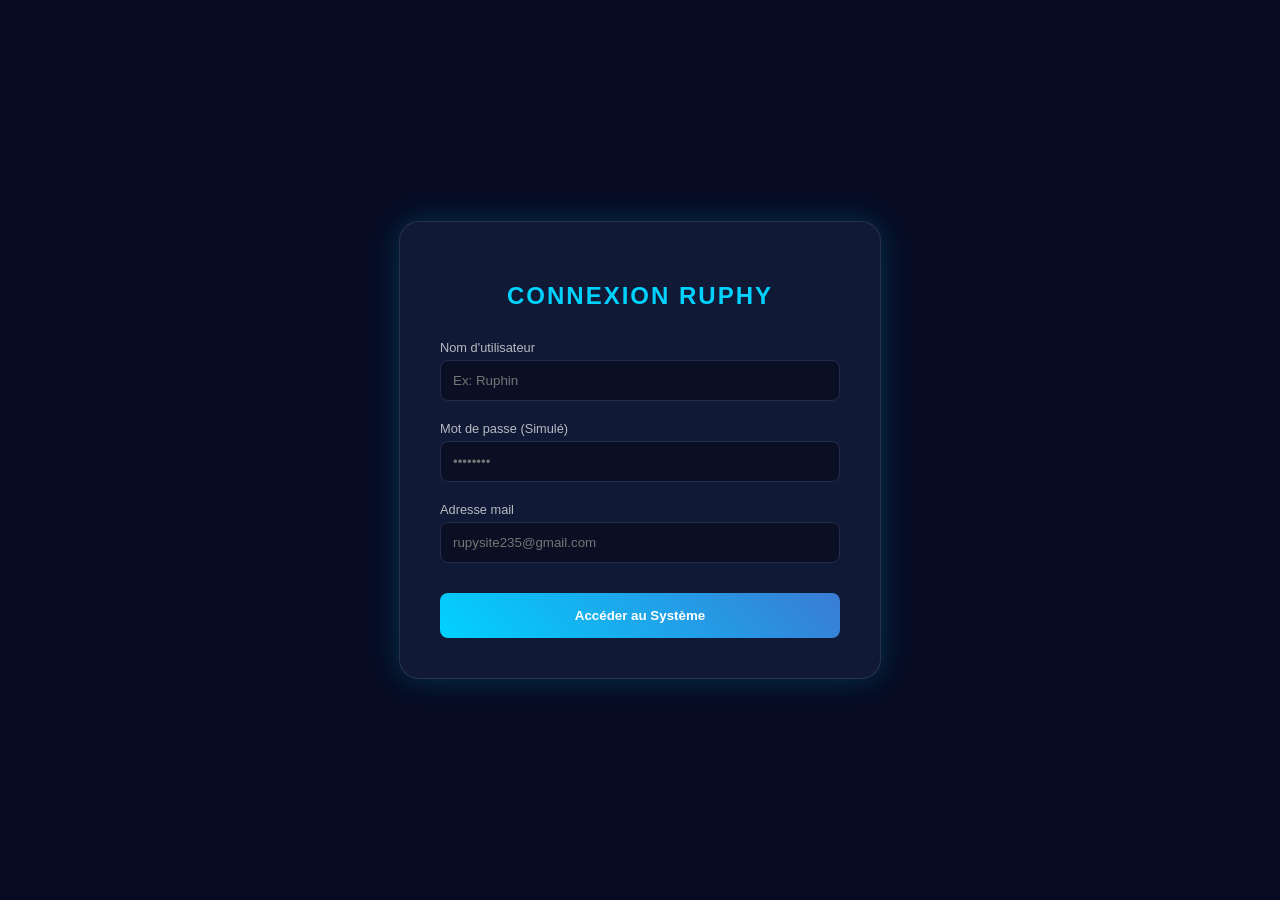
<file: public/connec.html>
<!DOCTYPE html>
<html lang="fr">
<head>
    <meta charset="UTF-8">
    <title>Système d'Accès au site</title>
    <style>
        :root { --primary: #00d2ff; --bg: #060b23; --card: #101935; }
        body { background: var(--bg); color: white; font-family: 'Segoe UI', sans-serif; display: flex; justify-content: center; align-items: center; min-height: 100vh; margin: 0; }
        
        .login-card { background: var(--card); padding: 40px; border-radius: 20px; box-shadow: 0 0 30px rgba(0, 210, 255, 0.2); width: 100%; max-width: 400px; text-align: center; border: 1px solid rgba(255,255,255,0.1); }
        h2 { margin-bottom: 30px; letter-spacing: 2px; text-transform: uppercase; color: var(--primary); }
        
        .input-group { margin-bottom: 20px; text-align: left; }
        label { display: block; font-size: 0.8rem; margin-bottom: 5px; opacity: 0.7; }
        input { width: 100%; padding: 12px; border-radius: 8px; border: 1px solid #232d4b; background: #0a0f24; color: white; outline: none; box-sizing: border-box; }
        input:focus { border-color: var(--primary); box-shadow: 0 0 10px rgba(0, 210, 255, 0.3); }
        
        .btn { width: 100%; padding: 15px; border: none; border-radius: 8px; background: linear-gradient(45deg, #00d2ff, #3a7bd5); color: white; font-weight: bold; cursor: pointer; transition: 0.3s; margin-top: 10px; }
        .btn:hover { transform: scale(1.02); box-shadow: 0 5px 15px rgba(0, 210, 255, 0.4); }
        
        #user-profile { display: none; text-align: center; }
        .avatar { width: 80px; height: 80px; background: var(--primary); border-radius: 50%; margin: 0 auto 20px; display: flex; justify-content: center; align-items: center; font-size: 2rem; font-weight: bold; }
    </style>
</head>
<body>

<!-- Formulaire de Connexion -->
<div class="login-card" id="login-form">
    <h2>Connexion Ruphy</h2>
    <div class="input-group">
        <label>Nom d'utilisateur</label>
        <input type="text" id="username" placeholder="Ex: Ruphin">
    </div>
    <div class="input-group">
        <label>Mot de passe (Simulé)</label>
        <input type="password" id="password" placeholder="••••••••">
    </div>
    <div class="input-group">
        <label>Adresse mail</label>
        <input type="text" id="mail" placeholder="rupysite235@gmail.com">
    </div>
    <button class="btn" onclick="handleLogin()">Accéder au Système</button>
</div>

<!-- Profil une fois connecté -->
<div class="login-card" id="user-profile">
    <div class="avatar" id="avatar-letter">?</div>
    <h2 id="welcome-msg">Bienvenue sur le site Ruphy</h2>
    <p style="opacity: 0.6;">Statut : Authentifié </p>
    <button class="btn" style="background: #ef4444;" onclick="handleLogout()">Se Déconnecter</button>
</div>

<script>
    // 1. Vérifier au démarrage si l'utilisateur est déjà connu (LocalStorage)
    window.onload = function() {
        const savedUser = localStorage.getItem('loggedUser');
        if (savedUser) {
            showProfile(savedUser);
        }
    };

    // 2. Fonction de Connexion
    function handleLogin() {
        const user = document.getElementById('username').value;
        const pass = document.getElementById('password').value;
        const mail=document.getElementById('mail')

        if (user.length > 2) {
            localStorage.setItem('loggedUser', user); // Sauvegarde locale
            showProfile(user);
            speak("Connexion réussie. Bienvenue " + user);
        } else {
            alert("Veuillez entrer un nom valide (min 3 caractères).");
        }
        if('@gmail.com'in mail){
            alert('adresse mail correcte')
        } else {
            speak('veuiller mettre une adresse mail correct')
        }


    }


    // 3. Affichage du profil
    function showProfile(username) {
        document.getElementById('login-form').style.display = 'none';
        document.getElementById('user-profile').style.display = 'block';
        document.getElementById('welcome-msg').innerText = "Salut, " + username;
        document.getElementById('avatar-letter').innerText = username.charAt(0).toUpperCase();
    }

    // 4. Déconnexion
    function handleLogout() {
        localStorage.removeItem('loggedUser'); // Efface la mémoire
        location.reload(); // Recharge la page
    }

    // 5. Petite touche IA (Voix)
    function speak(text) {
        const msg = new SpeechSynthesisUtterance(text);
        msg.lang = 'fr-FR';
        window.speechSynthesis.speak(msg);
    }
    window.onload=function() {
        if (localStorage.getItem("ruphy_session"))
    {
        window.location.href="index.html";
    }
    };
</script>

</body>
</html>
</file>
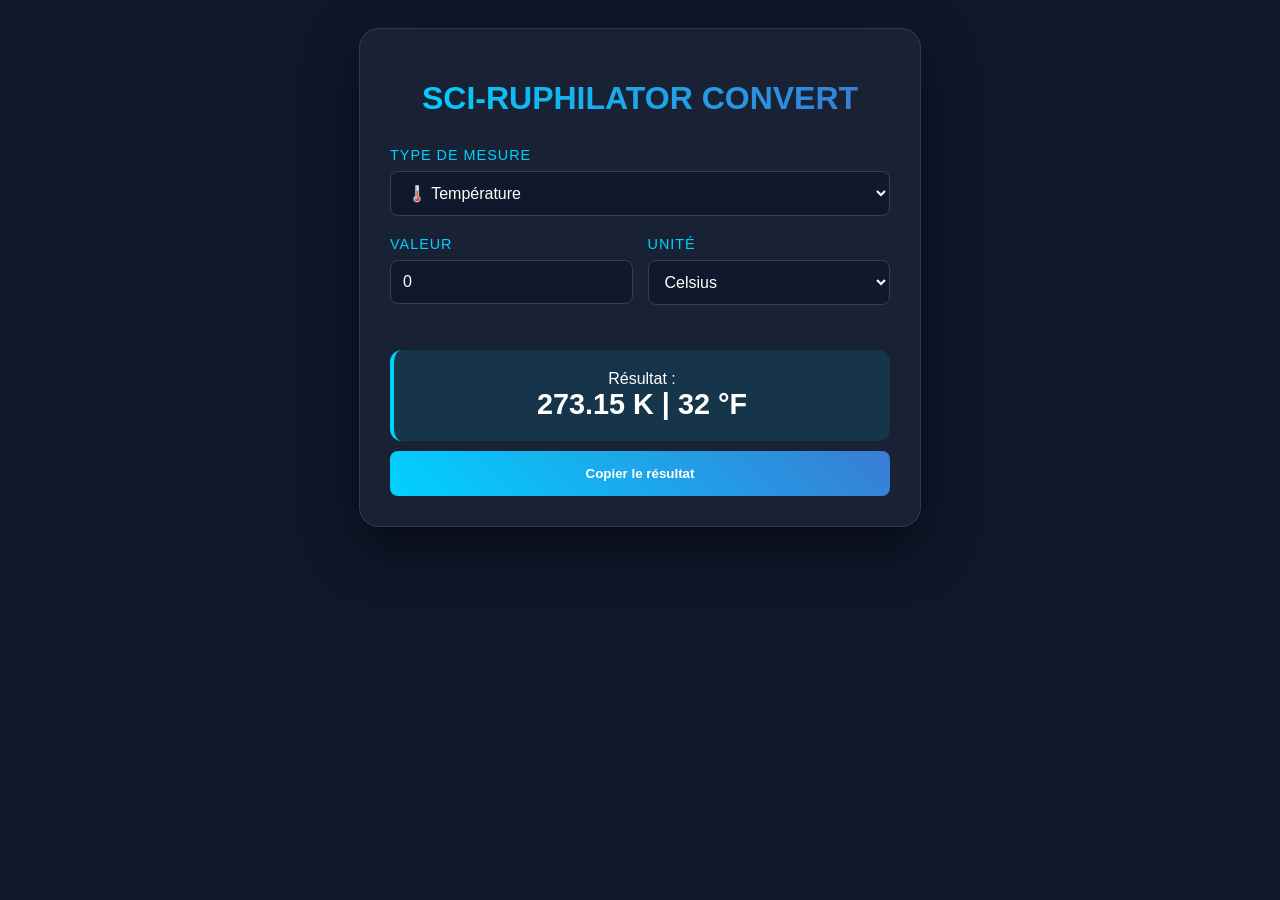
<file: public/CONV.html>
<!doctype html>
<html lang="fr">
  <head>
    <meta charset="UTF-8" />
    <title>RUPHILATOR CONVERT</title>
    <style>
      :root {
        --accent: #00d2ff;
        --bg: #0f172a;
        --glass: rgba(30, 41, 59, 0.7);
      }
      body {
        /* le style de mon body*/
        background: var(--bg); /* importation de ma variable crée si haut*/
        color: white;
        font-family:
          "Segoe UI", sans-serif; /* Choix de la police un peu fituriste */
        display: flex; /* pourque l'élément prenne toute la distance possible autour d'elle en quelques sortes*/
        justify-content: center; /* on pose ma carte au centre de l'écran */
        padding: 20px;
      }
      .card {
        background: var(
          --glass
        ); /* je lui donne la valeur de ma variable --glass créé plus haut*/
        backdrop-filter: blur(10px);
        border: 1px solid rgba(255, 255, 255, 0.1); /* le contour de ma carte jolie*/
        padding: 30px;
        border-radius: 20px; /* je facone ma carte avec un style sur le coté un peu arrondi*/
        width: 100%;
        max-width: 500px;
        box-shadow: 0 20px 50px rgba(0, 0, 0, 0.5);
      }
      h1 {
        text-align: center; /* je centre mon h1 aucentre du convertisseur*/
        background: linear-gradient(to right, #00d2ff, #3a7bd5);
        -webkit-background-clip: text;
        -webkit-text-fill-color: transparent; /* un style transparent*/
        margin-bottom: 30px;
      }
      .group {
        margin-bottom: 20px;
      }
      label {
        display: block;
        margin-bottom: 8px;
        font-size: 0.9rem;
        color: var(--accent);
        text-transform: uppercase;
        letter-spacing: 1px;
      }
      select,
      input {
        width: 100%;
        padding: 12px;
        background: rgba(15, 23, 42, 0.8);
        border: 1px solid #334155;
        border-radius: 8px;
        color: white;
        font-size: 1rem;
        outline: none;
        box-sizing: border-box;
      }
      input:focus {
        border-color: var(--accent);
        box-shadow: 0 0 10px rgba(0, 210, 255, 0.3);
      }
      .grid {
        display: grid;
        grid-template-columns: 1fr 1fr;
        gap: 15px;
      }
      .result-box {
        margin-top: 25px;
        padding: 20px;
        background: rgba(0, 210, 255, 0.1);
        border-radius: 12px;
        border-left: 4px solid var(--accent);
        text-align: center;
      }
      #res-val {
        font-size: 1.8rem;
        font-weight: bold;
        display: block;
      }
      .btn {
        width: 100%;
        padding: 15px;
        margin-top: 10px;
        border: none;
        border-radius: 8px;
        background: linear-gradient(45deg, #00d2ff, #3a7bd5);
        color: white;
        font-weight: bold;
        cursor: pointer;
        transition: 0.3s;
      }
      .btn:hover {
        transform: translateY(-2px);
        box-shadow: 0 5px 15px rgba(0, 210, 255, 0.4);
      }
    </style>
  </head>
  <body>
    <header></header>

    <div class="card">
      <h1>SCI-RUPHILATOR CONVERT</h1>

      <div class="group">
        <label>Type de mesure</label>
        <select id="type" onchange="updateUnits()">
          <option value="temp">🌡️ Température</option>
          <option value="mass">⚖️ Masse Molaire (C vs H)</option>
          <option value="pres">🌬️ Pression</option>
          <option value="dist">📏 Distance</option>
          <option value="time">🕘temps</option>
        </select>
      </div>

      <div class="grid">
        <div class="group">
          <label>Valeur</label>
          <input type="number" id="inputVal" value="0" oninput="convert()" />
        </div>
        <div class="group">
          <label>Unité</label>
          <select id="unit" onchange="convert()"></select>
        </div>
      </div>

      <div class="result-box">
        <span id="res-label">Résultat :</span>
        <span id="res-val">---</span>
      </div>

      <button class="btn" onclick="copyResult()">Copier le résultat</button>
    </div>

    <script>
      const units = {
        temp: ["Celsius", "Kelvin", "Fahrenheit"],
        mass: ["Carbone (mol)", "Hydrogène (mol)"],
        pres: ["Bar", "Pascal", "PSI"],
        dist: ["centimetres", "décimetres", "Metres", "Kilometers"],
        time: ["Secondes", "Minutes", "Heures"],
      };

      function updateUnits() {
        const type = document.getElementById("type").value;
        const unitSelect = document.getElementById("unit");
        unitSelect.innerHTML = units[type]
          .map((u) => `<option value="${u}">${u}</option>`)
          .join("");
        convert();
      }

      function convert() {
        const type = document.getElementById("type").value;
        const val = parseFloat(document.getElementById("inputVal").value);
        const unit = document.getElementById("unit").value;
        let res = "";

        if (isNaN(val)) return;

        if (type === "temp") {
          if (unit === "Celsius")
            res = `${val + 273.15} K | ${(val * 9) / 5 + 32} °F`;
          if (unit === "Kelvin")
            res = `${val - 273.15} °C | ${((val - 273.15) * 9) / 5 + 32} °F`;
          if (unit === "Fahrenheit")
            res = `${(((val - 32) * 5) / 9).toFixed(2)} °C | ${(((val - 32) * 5) / 9 + 273.15).toFixed(2)} K`;
        } else if (type === "mass") {
          // Conversion simplifiée pour l'exercice : mol vers grammes
          if (unit.includes("Carbone"))
            res = `${(val * 12.01).toFixed(3)} g de C`;
          else res = `${(val * 1.008).toFixed(3)} g de H`;
        } else if (type === "pres") {
          if (unit === "Bar")
            res = `${val * 100000} Pa | ${(val * 14.503).toFixed(2)} PSI`;
          if (unit === "Pascal")
            res = `${val / 100000} Bar | ${(val / 6894.7).toFixed(4)} PSI`;
          if (unit === "PSI")
            res = `${(val / 14.503).toFixed(3)} Bar | ${(val * 6894.7).toFixed(0)} Pa`;
        } else if (type === "dist") {
          if (unit === "centimetres")
            res = `${val / 100} m | ${val / 100000} km`;
          if (unit === "décimetres")
            res = `${val / 10} m | ${val / 1000000} km`;
          if (unit === "Metres") res = `${val} m | ${val / 1000} km`;
          if (unit === "Kilometers") res = `${val * 1000} m | ${val} km`;
        } else if (type === "time") {
          if (unit === "Secondes")
            res = `${val} s | ${val / 60} m | ${val / 3600} h`;
          if (unit === "Minutes")
            res = `${val * 60} s | ${val} m | ${val / 60} h`;
          if (unit === "Heures")
            res = `${val * 3600} s | ${val * 60} m | ${val} h`;
        }

        document.getElementById("res-val").innerText = res;
      }

      function copyResult() {
        const text = document.getElementById("res-val").innerText;
        navigator.clipboard.writeText(text);
        alert("Résultat copié !");
      }

      // Initialisation
      updateUnits();
    </script>
  </body>
</html>
</file>
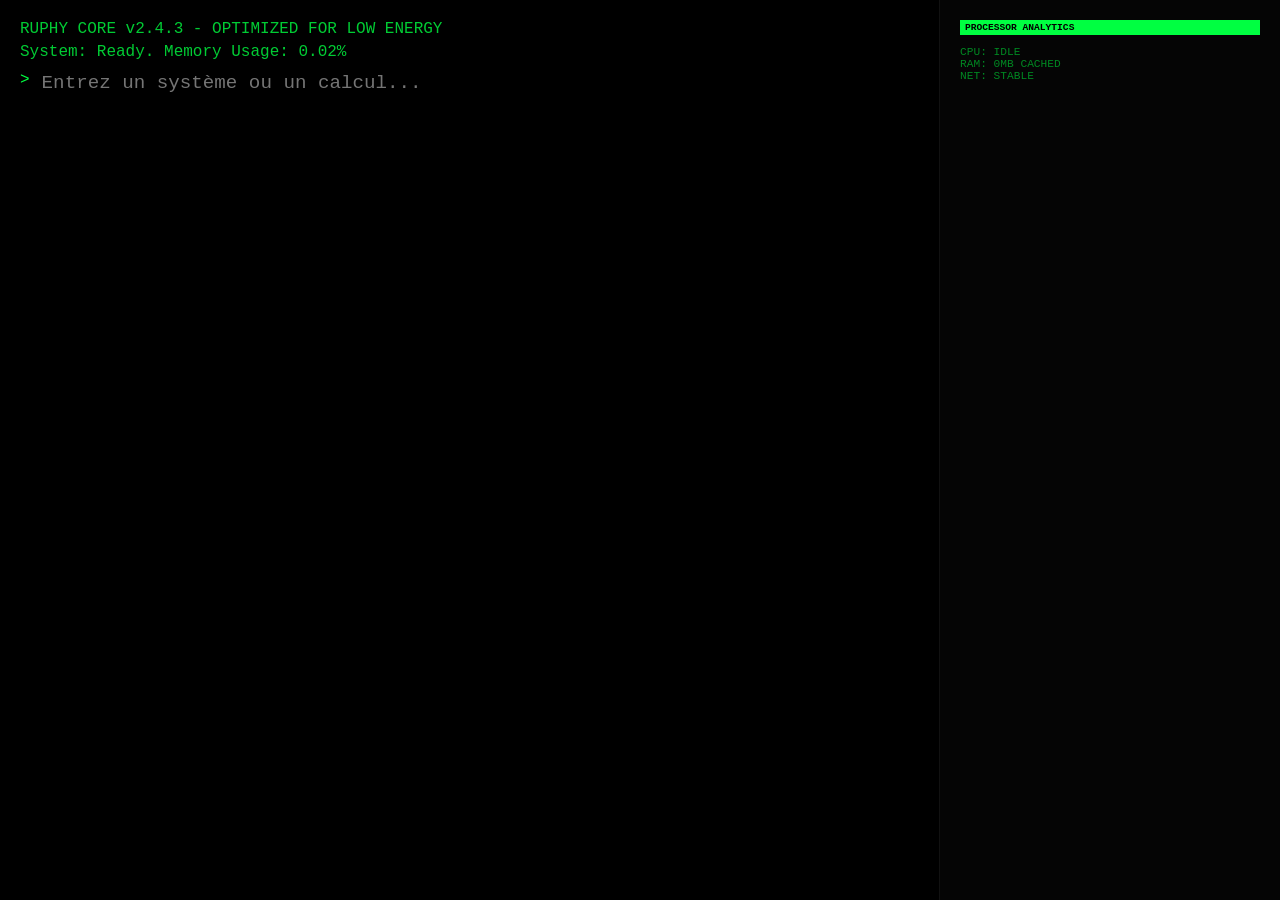
<file: public/engine.html>
<!DOCTYPE html>
<html lang="fr">
<head>
    <meta charset="UTF-8">
    <title>RUPHY CORE - AI ENGINE</title>
    <style>
        /* CSS Critique : 0ms de temps de rendu */
        :root { --n: #00ff41; --b: #000; }
        body { background: var(--b); color: var(--n); font-family: 'Courier New', monospace; margin: 0; overflow: hidden; display: flex; height: 100vh; }
        #terminal { flex: 1; padding: 20px; overflow-y: auto; scroll-behavior: smooth; border-right: 1px solid #111; }
        #monitor { width: 300px; padding: 20px; background: #050505; font-size: 0.7rem; color: #008822; }
        .input-line { display: flex; gap: 10px; margin-top: 10px; }
        input { background: transparent; border: none; color: var(--n); outline: none; flex: 1; font-family: inherit; font-size: 1.2rem; }
        .log { margin-bottom: 5px; opacity: 0.8; }
        .res { color: #fff; font-weight: bold; margin-bottom: 15px; border-left: 2px solid var(--n); padding-left: 10px; }
        .pro-label { background: var(--n); color: #000; padding: 2px 5px; font-weight: bold; font-size: 0.6rem; }
    </style>
</head>
<body>

<div id="terminal">
    <div id="history">
        <div class="log">RUPHY CORE v2.4.3 - OPTIMIZED FOR LOW ENERGY</div>
        <div class="log">System: Ready. Memory Usage: 0.02%</div>
    </div>
    <div class="input-line">
        <span>&gt;</span>
        <input type="text" id="cmd" autofocus placeholder="Entrez un système ou un calcul..." onkeypress="handle(event)">
    </div>
</div>

<div id="monitor">
    <div class="pro-label">PROCESSOR ANALYTICS</div>
    <p id="stats">CPU: IDLE<br>RAM: 0MB CACHED<br>NET: STABLE</p>
</div>

<script>
    const hist = document.getElementById('history');
    const stats = document.getElementById('stats');

    async function handle(e) {
        if (e.key === 'Enter') {
            const val = e.target.value;
            e.target.value = '';
            
            // Affichage immédiat (Zéro latence)
            hist.innerHTML += `<div class="log">> ${val}</div>`;
            
            // Simulation de calcul haute performance (à lier à ton tunnel)
            stats.innerHTML = "CPU: BUSY<br>RAM: 4KB<br>NET: SENDING";
            
            try {
                // Ici, Ruphy calcule sans stocker de gros objets
                const res = eval(val.replace('^', '**')); 
                hist.innerHTML += `<div class="res">RUPHY_RESULT: ${res}</div>`;
            } catch {
                hist.innerHTML += `<div class="res" style="color:red">ERROR: INVALID_SYNTAX</div>`;
            }
            
            hist.parentElement.scrollTop = hist.parentElement.scrollHeight;
            stats.innerHTML = "CPU: IDLE<br>RAM: 0MB CACHED<br>NET: WAITING";
        }
    }
    // Filtre de sécurité : seuls les chiffres et les opérateurs mathématiques passent
const secureVal = val.replace(/[^0-9+\-*/().^e\s]/g, ''); 
if (secureVal !== val) {
    hist.innerHTML += `<div class="res" style="color:orange">RUPHY_SECURITY: Commande bloquée (caractères non autorisés)</div>`;
} else {
    const res = eval(secureVal.replace('^', '**'));
    hist.innerHTML += `<div class="res">RUPHY_RESULT: ${res}</div>`;
}

</script>
</body>
</html>
</file>
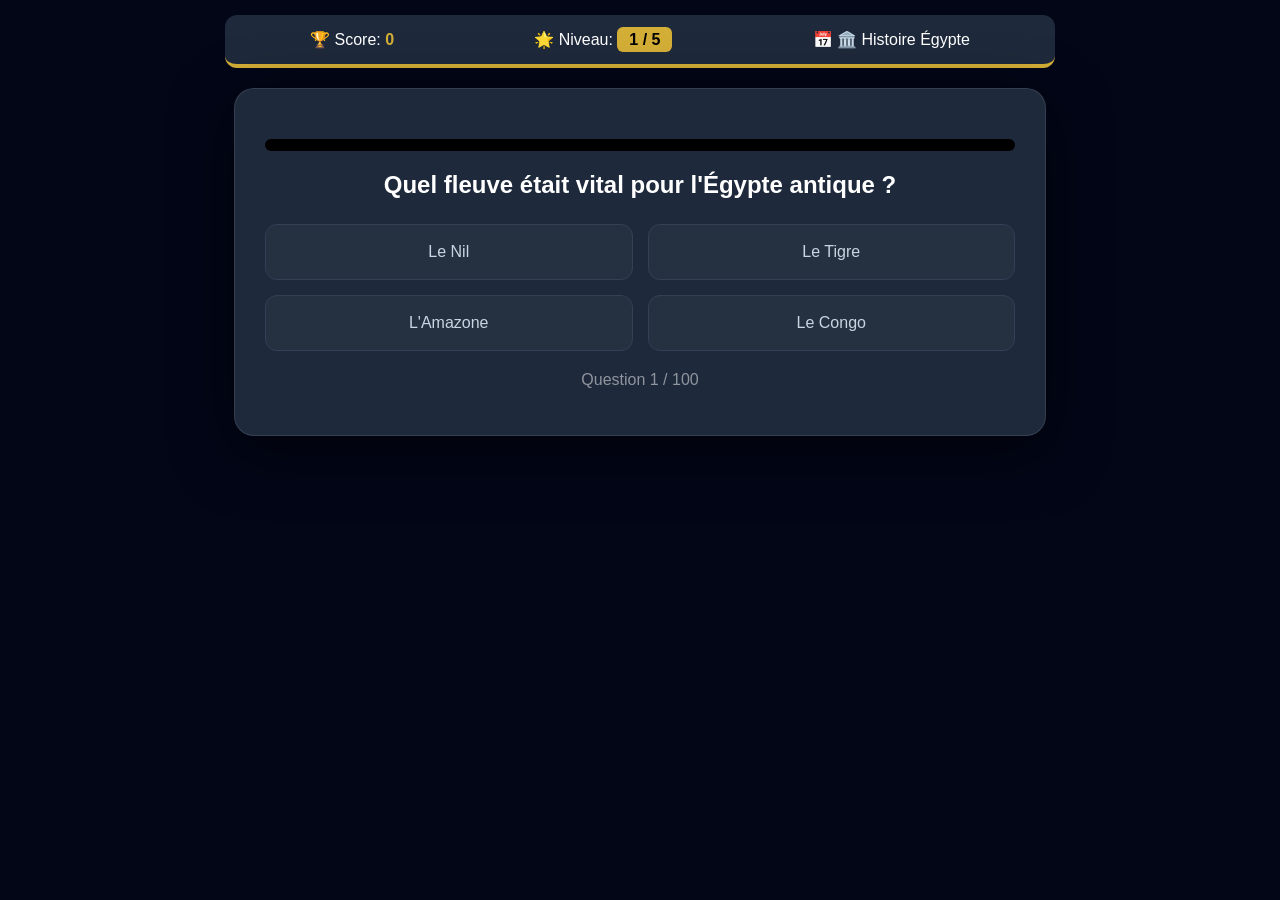
<file: public/JEUX.html>
<!DOCTYPE html>
<html lang="fr">
<head>
    <meta charset="UTF-8">
    <title>Ruphy-Master :Questions Égypte & Actualité</title>
    <style>
        :root { --gold: #d4af37; --bg: #020617; --card: #1e293b; --accent: #38bdf8; }
        body { background: var(--bg); color: white; font-family: 'Segoe UI', sans-serif; display: flex; flex-direction: column; align-items: center; margin: 0; padding: 15px; }
        
        .status-bar { display: flex; justify-content: space-around; width: 100%; max-width: 800px; background: var(--card); padding: 15px; border-radius: 12px; margin-bottom: 20px; border-bottom: 4px solid var(--gold); }
        .lvl-tag { background: var(--gold); color: black; padding: 4px 12px; border-radius: 6px; font-weight: 900; }

        #game-box { background: var(--card); padding: 30px; border-radius: 20px; width: 100%; max-width: 750px; box-shadow: 0 15px 60px rgba(0,0,0,0.6); text-align: center; border: 1px solid rgba(255,255,255,0.1); }
        
        .progression { width: 100%; height: 12px; background: #000; border-radius: 6px; margin: 20px 0; overflow: hidden; }
        #fill { height: 100%; background: linear-gradient(to right, var(--gold), #facc15); width: 0%; transition: 0.4s; }

        .options { display: grid; grid-template-columns: 1fr 1fr; gap: 15px; margin-top: 25px; }
        .btn-opt { background: rgba(255,255,255,0.03); border: 1px solid #334155; padding: 18px; border-radius: 12px; cursor: pointer; transition: 0.2s; font-size: 1rem; color: #cbd5e1; }
        .btn-opt:hover { background: var(--accent); color: black; transform: translateY(-3px); font-weight: bold; }
        
        .hidden { display: none; }
        #end-screen { text-align: center; padding: 40px; }
        .btn-retry { background: var(--gold); border: none; padding: 15px 30px; border-radius: 8px; font-weight: bold; cursor: pointer; margin-top: 25px; font-size: 1.2rem; }
    </style>
</head>
<body>

    <div class="status-bar">
        <div>🏆 Score: <span id="score" style="color:var(--gold); font-weight:bold">0</span></div>
        <div>🌟 Niveau: <span id="lvl" class="lvl-tag">1 / 5</span></div>
        <div>📅 <span id="category">Égypte Antique</span></div>
    </div>

    <div id="game-box">
        <div class="progression"><div id="fill"></div></div>
        <h2 id="question">Initialisation du temple...</h2>
        <div class="options" id="options"></div>
        <p style="margin-top:20px; opacity:0.5">Question <span id="q-num">1</span> / 100</p>
    </div>

    <div id="game-box" class="hidden" id="end-screen">
        <h1 style="color:var(--gold)">🏛️ FIN DE LA QUÊTE</h1>
        <p style="font-size: 1.8rem">Score Final: <span id="final-score"></span> / 500</p>
        <div id="rank-msg"></div>
        <button class="btn-retry" onclick="location.reload()">Recommencer</button>
    </div>

<script>
    // --- BANQUE DE DONNÉES (Structure pour 500 questions) ---
    // Chaque niveau contient 100 questions.
    const database = {
        lvl1: [ // Débutant : Égypte & Actu Simple
            { q: "Quel fleuve était vital pour l'Égypte antique ?", a: ["Le Nil", "Le Tigre", "L'Amazone", "Le Congo"], c: 0 },
            { q: "Qui a remporté l'Euro 2024 de football ?", a: ["France", "Espagne", "Angleterre", "Allemagne"], c: 1 },
            { q: "Quelle pyramide est la plus haute ?", a: ["Khéphren", "Khéops", "Mykérinos", "Djoser"], c: 1 },
            { q: "En quelle année ont eu lieu les JO de Paris ?", a: ["2022", "2023", "2024", "2025"], c: 2 },
            { q: "Comment s'appelait le papier des Égyptiens ?", a: ["Parchemin", "Papyrus", "Vellum", "Tissu"], c: 1 }
            // Ajoutez ici les 95 autres...
        ],
        lvl2: [ // Intermédiaire
            { q: "Quel pays a rejoint l'OTAN en mars 2024 ?", a: ["Finlande", "Suède", "Ukraine", "Suisse"], c: 1 },
            { q: "Quel organe les Égyptiens laissaient-ils dans le corps lors de la momification ?", a: ["Le Cerveau", "Le Foie", "Le Coeur", "Les Poumons"], c: 2 },
            { q: "Quel monument parisien a rouvert en décembre 2024 ?", a: ["Le Louvre", "Notre-Dame", "Tour Eiffel", "Panthéon"], c: 1 }
        ],
        lvl3: [ // Avancé
            { q: "Qui est le dieu égyptien à tête d'Ibis (sagesse) ?", a: ["Anubis", "Horus", "Thot", "Osiris"], c: 2 },
            { q: "Quelle est la 'Grande Cause Nationale 2025' en France ?", a: ["Le Sport", "La Santé physique", "Le Climat", "L'Éducation"], c: 1 }
        ],
        lvl4: [ // Difficile
            { q: "Quel pharaon a instauré le culte d'Aton (monothéisme) ?", a: ["Ramsès II", "Akhénaton", "Séti Ier", "Thoutmôsis III"], c: 1 },
            { q: "Quelle ville accueille l'Exposition Universelle en 2025 ?", a: ["Dubaï", "Osaka", "Paris", "Riyad"], c: 1 }
        ],
        lvl5: [ // Expert (Égypte Méconnue & Actu 2025)
            { q: "Comment les anciens Égyptiens appelaient-ils leur pays ?", a: ["Kemet", "Deshret", "Misr", "Aigyptos"], c: 0 },
            { q: "Quel pays accueille la COP 30 en 2025 ?", a: ["Brésil", "Chine", "USA", "Égypte"], c: 0 },
            { q: "Quel vizir a conçu la pyramide à degrés de Saqqarah ?", a: ["Hemiounou", "Imhotep", "Ahmès", "Sennemout"], c: 1 }
        ]
    };

    let score = 0, qIdx = 0, allQuestions = [];

    function init() {
        // On fusionne les niveaux (500 questions au total)
        allQuestions = [...database.lvl1, ...database.lvl2, ...database.lvl3, ...database.lvl4, ...database.lvl5];
        render();
    }

    function render() {
        const q = allQuestions[qIdx];
        const level = Math.floor(qIdx / 100) + 1;
        
        document.getElementById('question').innerText = q.q;
        document.getElementById('q-num').innerText = qIdx + 1;
        document.getElementById('lvl').innerText = `${level} / 5`;
        document.getElementById('category').innerText = qIdx < 250 ? "🏛️ Histoire Égypte" : "🌍 Actualité 2024-25";
        
        const opts = document.getElementById('options');
        opts.innerHTML = '';
        q.a.forEach((txt, i) => {
            const b = document.createElement('div');
            b.className = 'btn-opt';
            b.innerText = txt;
            b.onclick = () => verify(i);
            opts.appendChild(b);
        });
        document.getElementById('fill').style.width = `${(qIdx / 500) * 100}%`;
    }

    function verify(choice) {
        if(choice === allQuestions[qIdx].c) score++;
        document.getElementById('score').innerText = score;
        
        qIdx++;
        if(qIdx < 500 && qIdx < allQuestions.length) render();
        else finish();
    }

    function finish() {
        document.getElementById('game-box').classList.add('hidden');
        document.getElementById('end-screen').classList.remove('hidden');
        document.getElementById('final-score').innerText = score;
    }

    init();
</script>
</body>
</html>
</file>
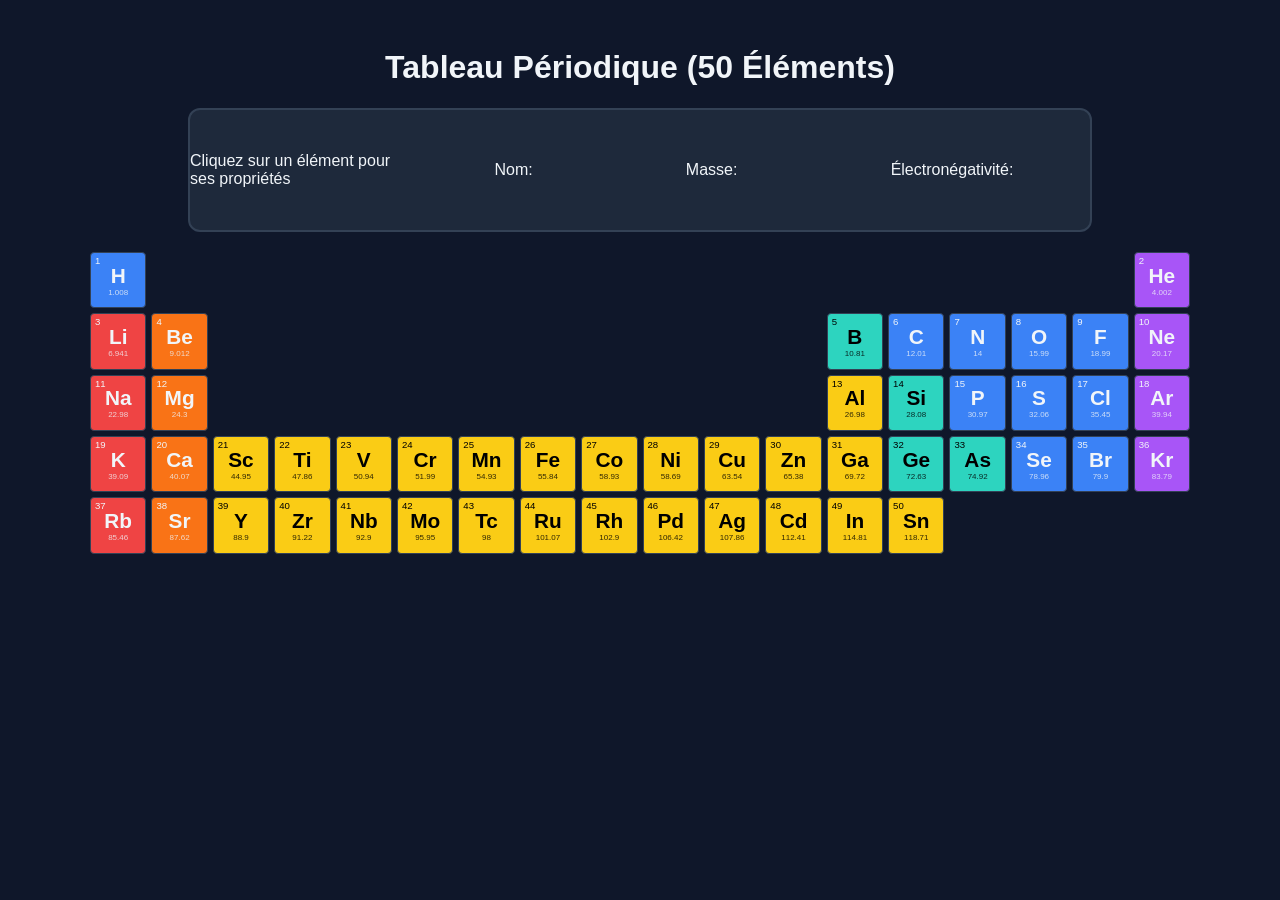
<file: public/PERIODIQUE.HTML>
<!DOCTYPE html>
<html lang="fr">
<head>
    <meta charset="UTF-8">
    <title>Tableau Périodique (50 Éléments)</title>
    <style>
        :root {
            --bg: #0f172a; --card: #1e293b; --text: #f1f5f9;
            --alkali: #ef4444; --alkaline: #f97316; --transition: #facc15;
            --metalloid: #2dd4bf; --nonmetal: #3b82f6; --noble: #a855f7;
        }
        body { background: var(--bg); color: var(--text); font-family: 'Segoe UI', sans-serif; display: flex; flex-direction: column; align-items: center; padding: 20px; }
        
        #info-box {
            width: 100%; max-width: 900px; height: 120px; background: var(--card);
            margin-bottom: 20px; border-radius: 12px; display: flex; 
            justify-content: space-around; align-items: center; border: 2px solid #334155;
        }
        .data-val { font-weight: bold; color: #38bdf8; font-size: 1.2rem; }

        .grid { display: grid; grid-template-columns: repeat(18, 1fr); gap: 5px; width: 100%; max-width: 1100px; }
        
        .el {
            background: var(--card); border: 1px solid #334155; aspect-ratio: 1;
            display: flex; flex-direction: column; align-items: center; justify-content: center;
            border-radius: 4px; cursor: pointer; transition: 0.2s; position: relative;
        }
        .el:hover { transform: scale(1.4); z-index: 10; border-color: white; box-shadow: 0 0 15px rgba(0,0,0,0.5); }
        
        .num { position: absolute; top: 2px; left: 4px; font-size: 0.6rem; }
        .sym { font-size: 1.3rem; font-weight: bold; }
        .mass { font-size: 0.5rem; opacity: 0.8; }

        /* Familles */
        .alkali { background: var(--alkali); } .alkaline { background: var(--alkaline); }
        .transition { background: var(--transition); color: #000; } .metalloid { background: var(--metalloid); color: #000; }
        .nonmetal { background: var(--nonmetal); } .noble { background: var(--noble); }
    </style>
</head>
<body>

    <h1>Tableau Périodique (50 Éléments)</h1>

    <div id="info-box">
        <div id="default-msg">Cliquez sur un élément pour ses propriétés</div>
        <div id="details" style="display:none; text-align: center; width: 100%; display: flex; justify-content: space-around;">
            <div>Nom: <div id="d-name" class="data-val"></div></div>
            <div>Masse: <div id="d-mass" class="data-val"></div></div>
            <div>Électronégativité: <div id="d-electro" class="data-val"></div></div>
        </div>
    </div>

    <div class="grid" id="table"></div>

    <script>
        const elements = [
            {n:1, s:"H", m:1.008, e:2.20, x:1, y:1, c:"nonmetal", name:"Hydrogène"},
            {n:2, s:"He", m:4.002, e:0, x:18, y:1, c:"noble", name:"Hélium"},
            {n:3, s:"Li", m:6.941, e:0.98, x:1, y:2, c:"alkali", name:"Lithium"},
            {n:4, s:"Be", m:9.012, e:1.57, x:2, y:2, c:"alkaline", name:"Béryllium"},
            {n:5, s:"B", m:10.81, e:2.04, x:13, y:2, c:"metalloid", name:"Bore"},
            {n:6, s:"C", m:12.01, e:2.55, x:14, y:2, c:"nonmetal", name:"Carbone"},
            {n:7, s:"N", m:14.00, e:3.04, x:15, y:2, c:"nonmetal", name:"Azote"},
            {n:8, s:"O", m:15.99, e:3.44, x:16, y:2, c:"nonmetal", name:"Oxygène"},
            {n:9, s:"F", m:18.99, e:3.98, x:17, y:2, c:"nonmetal", name:"Fluor"},
            {n:10, s:"Ne", m:20.17, e:0, x:18, y:2, c:"noble", name:"Néon"},
            {n:11, s:"Na", m:22.98, e:0.93, x:1, y:3, c:"alkali", name:"Sodium"},
            {n:12, s:"Mg", m:24.30, e:1.31, x:2, y:3, c:"alkaline", name:"Magnésium"},
            {n:13, s:"Al", m:26.98, e:1.61, x:13, y:3, c:"transition", name:"Aluminium"},
            {n:14, s:"Si", m:28.08, e:1.90, x:14, y:3, c:"metalloid", name:"Silicium"},
            {n:15, s:"P", m:30.97, e:2.19, x:15, y:3, c:"nonmetal", name:"Phosphore"},
            {n:16, s:"S", m:32.06, e:2.58, x:16, y:3, c:"nonmetal", name:"Soufre"},
            {n:17, s:"Cl", m:35.45, e:3.16, x:17, y:3, c:"nonmetal", name:"Chlore"},
            {n:18, s:"Ar", m:39.94, e:0, x:18, y:3, c:"noble", name:"Argon"},
            {n:19, s:"K", m:39.09, e:0.82, x:1, y:4, c:"alkali", name:"Potassium"},
            {n:20, s:"Ca", m:40.07, e:1.00, x:2, y:4, c:"alkaline", name:"Calcium"},
            {n:21, s:"Sc", m:44.95, e:1.36, x:3, y:4, c:"transition", name:"Scandium"},
            {n:22, s:"Ti", m:47.86, e:1.54, x:4, y:4, c:"transition", name:"Titane"},
            {n:23, s:"V", m:50.94, e:1.63, x:5, y:4, c:"transition", name:"Vanadium"},
            {n:24, s:"Cr", m:51.99, e:1.66, x:6, y:4, c:"transition", name:"Chrome"},
            {n:25, s:"Mn", m:54.93, e:1.55, x:7, y:4, c:"transition", name:"Manganèse"},
            {n:26, s:"Fe", m:55.84, e:1.83, x:8, y:4, c:"transition", name:"Fer"},
            {n:27, s:"Co", m:58.93, e:1.88, x:9, y:4, c:"transition", name:"Cobalt"},
            {n:28, s:"Ni", m:58.69, e:1.91, x:10, y:4, c:"transition", name:"Nickel"},
            {n:29, s:"Cu", m:63.54, e:1.90, x:11, y:4, c:"transition", name:"Cuivre"},
            {n:30, s:"Zn", m:65.38, e:1.65, x:12, y:4, c:"transition", name:"Zinc"},
            {n:31, s:"Ga", m:69.72, e:1.81, x:13, y:4, c:"transition", name:"Gallium"},
            {n:32, s:"Ge", m:72.63, e:2.01, x:14, y:4, c:"metalloid", name:"Germanium"},
            {n:33, s:"As", m:74.92, e:2.18, x:15, y:4, c:"metalloid", name:"Arsenic"},
            {n:34, s:"Se", m:78.96, e:2.55, x:16, y:4, c:"nonmetal", name:"Sélénium"},
            {n:35, s:"Br", m:79.90, e:2.96, x:17, y:4, c:"nonmetal", name:"Brome"},
            {n:36, s:"Kr", m:83.79, e:3.00, x:18, y:4, c:"noble", name:"Krypton"},
            {n:37, s:"Rb", m:85.46, e:0.82, x:1, y:5, c:"alkali", name:"Rubidium"},
            {n:38, s:"Sr", m:87.62, e:0.95, x:2, y:5, c:"alkaline", name:"Strontium"},
            {n:39, s:"Y", m:88.90, e:1.22, x:3, y:5, c:"transition", name:"Yttrium"},
            {n:40, s:"Zr", m:91.22, e:1.33, x:4, y:5, c:"transition", name:"Zirconium"},
            {n:41, s:"Nb", m:92.90, e:1.6, x:5, y:5, c:"transition", name:"Niobium"},
            {n:42, s:"Mo", m:95.95, e:2.16, x:6, y:5, c:"transition", name:"Molybdène"},
            {n:43, s:"Tc", m:98, e:1.9, x:7, y:5, c:"transition", name:"Technétium"},
            {n:44, s:"Ru", m:101.07, e:2.2, x:8, y:5, c:"transition", name:"Ruthénium"},
            {n:45, s:"Rh", m:102.90, e:2.28, x:9, y:5, c:"transition", name:"Rhodium"},
            {n:46, s:"Pd", m:106.42, e:2.2, x:10, y:5, c:"transition", name:"Palladium"},
            {n:47, s:"Ag", m:107.86, e:1.93, x:11, y:5, c:"transition", name:"Argent"},
            {n:48, s:"Cd", m:112.41, e:1.69, x:12, y:5, c:"transition", name:"Cadmium"},
            {n:49, s:"In", m:114.81, e:1.78, x:13, y:5, c:"transition", name:"Indium"},
            {n:50, s:"Sn", m:118.71, e:1.96, x:14, y:5, c:"transition", name:"Étain"}
            
        ];

        const table = document.getElementById('table');
        const details = document.getElementById('details');
        const defMsg = document.getElementById('default-msg');

        elements.forEach(el => {
            const div = document.createElement('div');
            div.className = `el ${el.c}`;
            div.style.gridColumn = el.x;
            div.style.gridRow = el.y;
            div.innerHTML = `<span class="num">${el.n}</span><span class="sym">${el.s}</span><span class="mass">${el.m}</span>`;
            
            div.onclick = () => {
                defMsg.style.display = 'none';
                details.style.display = 'flex';
                document.getElementById('d-name').innerText = el.name;
                document.getElementById('d-mass').innerText = el.m;
                document.getElementById('d-electro').innerText = el.e === 0 ? "N/A" : el.e;
            };
            table.appendChild(div);
        });
    </script>
</body>
</html>
</file>
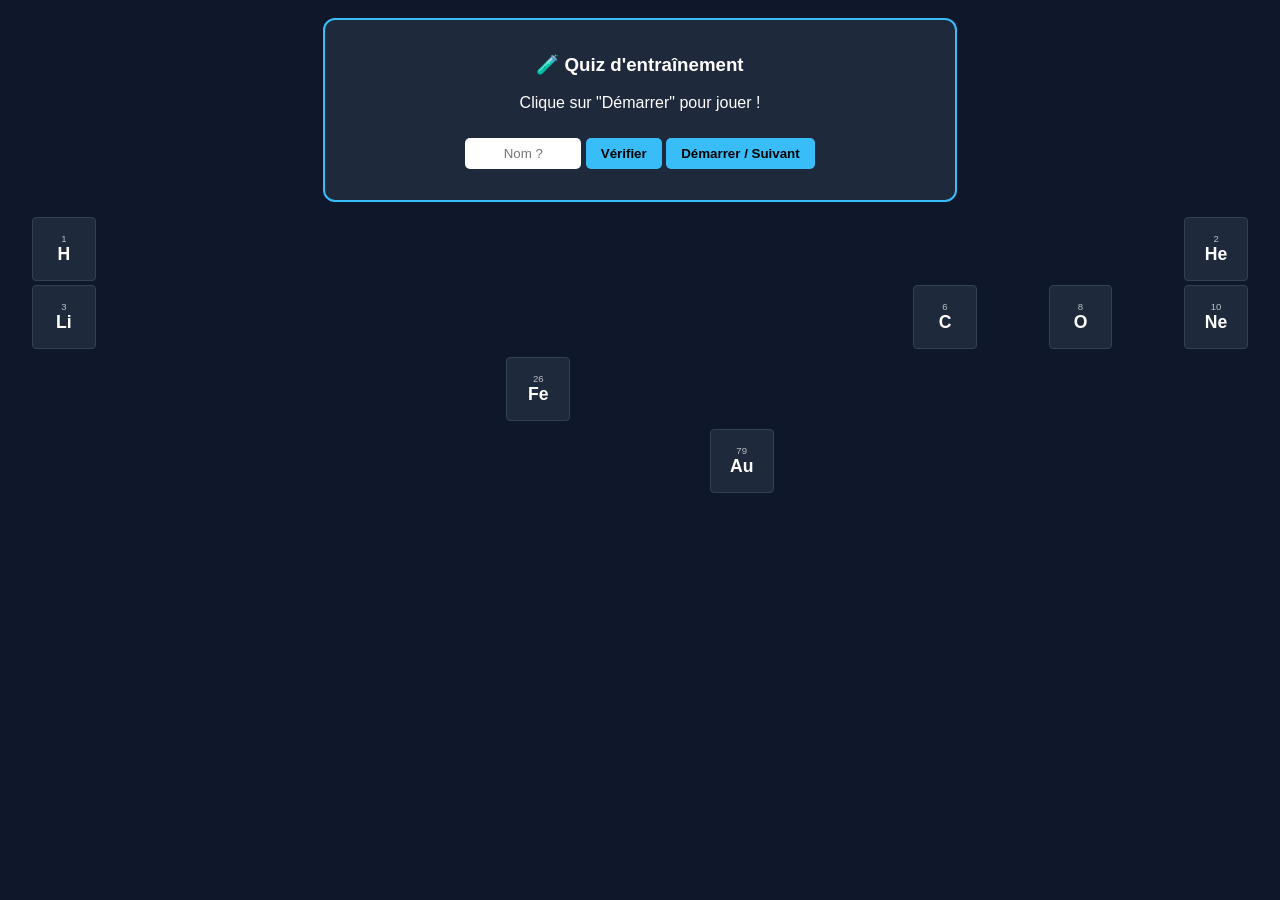
<file: public/QUIZ.HTML>
<!DOCTYPE html>
<html lang="fr">
<head>
    <meta charset="UTF-8">
    <title>Chimie Pro + Audio Quiz</title>
    <style>
        body { background: #0f172a; color: white; font-family: sans-serif; display: flex; flex-direction: column; align-items: center; padding: 10px; }
        .grid { display: grid; grid-template-columns: repeat(18, 1fr); gap: 4px; width: 95vw; }
        .el { background: #1e293b; border: 1px solid #334155; padding: 4px; text-align: center; border-radius: 4px; cursor: pointer; transition: 0.2s; aspect-ratio: 1; display: flex; flex-direction: column; justify-content: center; }
        .el:hover { transform: scale(1.3); z-index: 10; border-color: #38bdf8; }
        .sym { font-weight: bold; font-size: 1.1rem; }
        .num { font-size: 0.6rem; opacity: 0.7; }
        
        #quiz-box { background: #1e293b; padding: 15px; border-radius: 12px; margin-bottom: 15px; width: 90%; max-width: 600px; text-align: center; border: 2px solid #38bdf8; }
        button { background: #38bdf8; border: none; padding: 8px 15px; border-radius: 5px; cursor: pointer; font-weight: bold; margin-top: 10px; }
        input { padding: 8px; border-radius: 5px; border: none; width: 100px; text-align: center; }
        .win { color: #4ade80; font-weight: bold; }
        .lose { color: #f87171; }
    </style>
</head>
<body>

    <div id="quiz-box">
        <h3>🧪 Quiz d'entraînement</h3>
        <p id="question">Clique sur "Démarrer" pour jouer !</p>
        <input type="text" id="answer" placeholder="Nom ?">
        <button onclick="checkAnswer()">Vérifier</button>
        <button onclick="nextQuestion()">Démarrer / Suivant</button>
        <p id="feedback"></p>
    </div>

    <div class="grid" id="table"></div>

    <script>
        const elements = [
            {n:1, s:"H", name:"Hydrogène", x:1, y:1, desc:"L'élément le plus léger de l'univers."},
            {n:2, s:"He", name:"Hélium", x:18, y:1, desc:"Un gaz noble utilisé pour les ballons."},
            {n:3, s:"Li", name:"Lithium", x:1, y:2, desc:"Utilisé dans les batteries de téléphone."},
            {n:6, s:"C", name:"Carbone", x:14, y:2, desc:"La base de toute vie sur Terre."},
            {n:8, s:"O", name:"Oxygène", x:16, y:2, desc:"Indispensable pour respirer."},
            {n:10, s:"Ne", name:"Néon", x:18, y:2, desc:"Brille intensément dans les tubes."},
            {n:26, s:"Fe", name:"Fer", x:8, y:4, desc:"Métal solide utilisé pour les structures."},
            {n:79, s:"Au", name:"Or", x:11, y:6, desc:"Métal précieux jaune qui ne rouille pas."}
        ];

        let currentEl = null;

        // Génération du tableau
        const container = document.getElementById('table');
        elements.forEach(el => {
            const div = document.createElement('div');
            div.className = 'el';
            div.style.gridColumn = el.x;
            div.style.gridRow = el.y;
            div.innerHTML = `<span class="num">${el.n}</span><span class="sym">${el.s}</span>`;
            
            div.onclick = () => speak(`C'est le ${el.name}. ${el.desc}`);
            container.appendChild(div);
        });

        // Fonction pour faire parler l'IA (Synthèse vocale)
        function speak(text) {
            window.speechSynthesis.cancel(); // Stoppe la voix si elle parlait déjà
            const msg = new SpeechSynthesisUtterance(text);
            msg.lang = 'fr-FR';
            window.speechSynthesis.speak(msg);
        }

        // Système de Quiz
        function nextQuestion() {
            currentEl = elements[Math.floor(Math.random() * elements.length)];
            document.getElementById('question').innerText = `Quel est le nom de l'élément : ${currentEl.s} ?`;
            document.getElementById('feedback').innerText = "";
            document.getElementById('answer').value = "";
            document.getElementById('answer').focus();
        }

        function checkAnswer() {
            const userAns = document.getElementById('answer').value.trim().toLowerCase();
            const correctAns = currentEl.name.toLowerCase();
            const feed = document.getElementById('feedback');

            if (userAns === correctAns) {
                feed.className = "win";
                feed.innerText = "✅ Bravo ! C'est correct.";
                speak("Bravo ! C'est la bonne réponse.");
            } else {
                feed.className = "lose";
                feed.innerText = `❌ Non, c'était le ${currentEl.name}.`;
                speak(`Faux. Il s'agissait du ${currentEl.name}.`);
            }
        }
    </script>
</body>
</html>
</file>
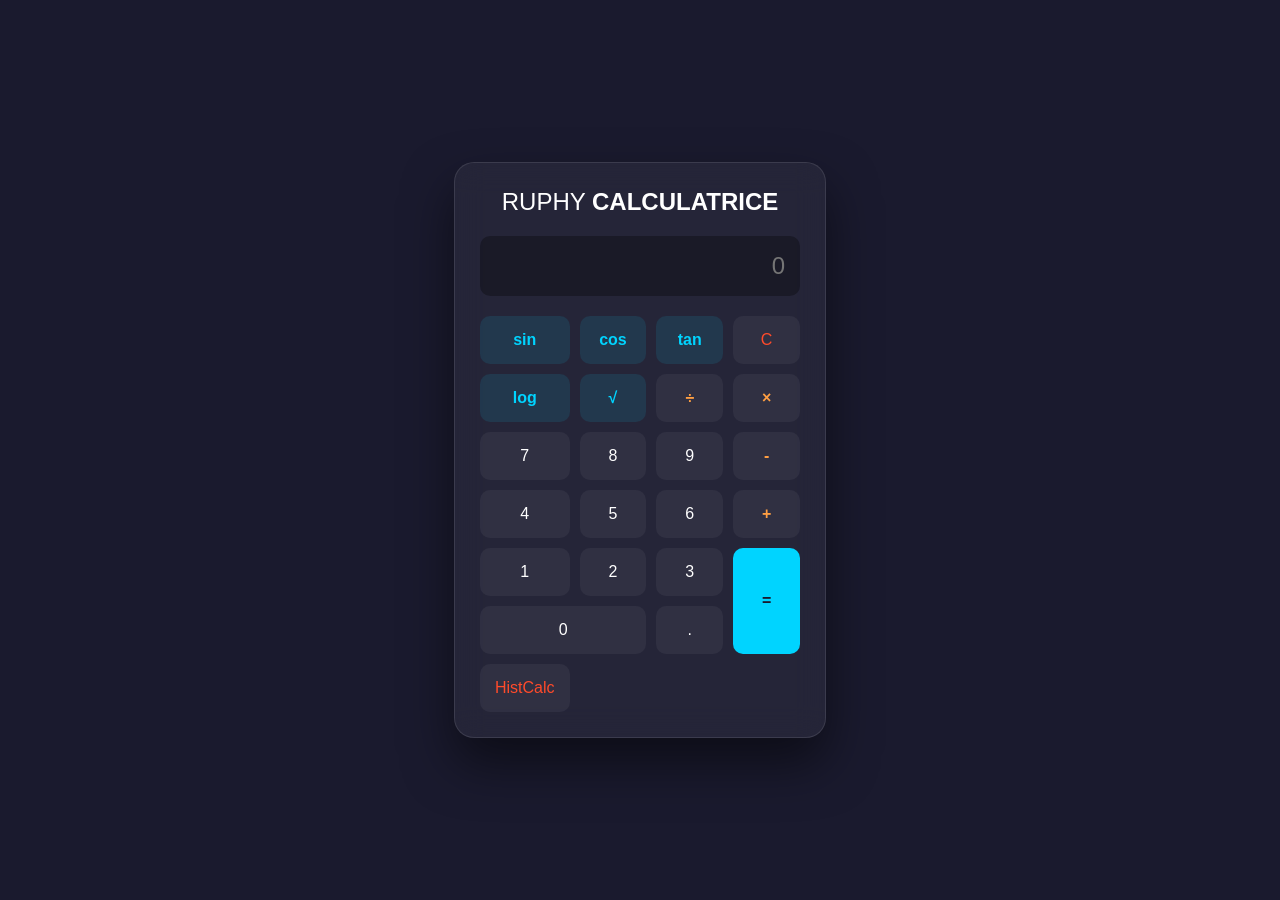
<file: public/RUPHILATOR.html>
<!doctype html>
<html lang="fr">
  <head>
    <meta charset="UTF-8" />
    <meta name="viewport" content="width=device-width, initial-scale=1.0" />
    <title>Calculatrice Scientifique - Ruphy</title>
    <style>
      /* --- DESIGN FUTURISTE --- */
      body {
        background: #1a1a2e;
        display: flex;
        justify-content: center;
        align-items: center;
        height: 100vh;
        margin: 0;
        font-family: "Segoe UI", sans-serif;
      }
      header {
        background: #00d4ff;
        font-family:
          system-ui,
          -apple-system,
          BlinkMacSystemFont,
          "Segoe UI",
          Roboto,
          Oxygen,
          Ubuntu,
          Cantarell,
          "Open Sans",
          "Helvetica Neue",
          sans-serif;
      }
      h1 {
        color: green;
      }
      .glass-calc {
        background: rgba(255, 255, 255, 0.05);
        backdrop-filter: blur(15px);
        border: 1px solid rgba(255, 255, 255, 0.1);
        padding: 25px;
        border-radius: 20px;
        box-shadow: 0 25px 50px rgba(0, 0, 0, 0.5);
        width: 320px;
      }
      #display {
        width: 100%;
        height: 60px;
        background: rgba(0, 0, 0, 0.3);
        border: none;
        border-radius: 10px;
        margin-bottom: 20px;
        color: #00d4ff;
        font-size: 24px;
        text-align: right;
        padding: 15px;
        box-sizing: border-box;
      }
      .buttons {
        display: grid;
        grid-template-columns: repeat(4, 1fr);
        gap: 10px;
      }
      button {
        padding: 15px;
        border-radius: 10px;
        border: none;
        background: rgba(255, 255, 255, 0.05);
        color: white;
        font-size: 16px;
        cursor: pointer;
        transition: 0.3s;
      }
      button:hover {
        background: rgba(0, 212, 255, 0.3);
        transform: translateY(-2px);
      }
      /* Couleurs spéciales */
      .btn-sci {
        color: #00d4ff;
        font-weight: bold;
        background: rgba(0, 212, 255, 0.1);
      }
      .btn-op {
        color: #ff9f43;
        font-weight: bold;
      }
      .btn-clear {
        color: #ff4b2b;
      }
      .btn-eq {
        background: #00d4ff;
        color: #1a1a2e;
        font-weight: bold;
      }
    </style>
  </head>
  <header></header>
  <body>
    <div class="glass-calc">
      <h2
        style="
          color: white;
          text-align: center;
          margin-top: 0;
          font-weight: 300;
        "
      >
        RUPHY <span style="font-weight: 800">CALCULATRICE</span>
      </h2>
      <input type="text" id="display" readonly placeholder="0" />

      <div class="buttons">
        <button class="btn-sci" onclick="calcSin()">sin</button>
        <button class="btn-sci" onclick="calcCos()">cos</button>
        <button class="btn-sci" onclick="calcTan()">tan</button>
        <button class="btn-clear" onclick="clearSpace()">C</button>
        <button class="btn-sci" onclick="calcLog()">log</button>
        <button class="btn-sci" onclick="calcSqrt()">√</button>
        <button class="btn-op" onclick="add('/')">÷</button>
        <button class="btn-op" onclick="add('*')">×</button>
        <button onclick="add('7')">7</button>
        <button onclick="add('8')">8</button>
        <button onclick="add('9')">9</button>
        <button class="btn-op" onclick="add('-')">-</button>
        <button onclick="add('4')">4</button>
        <button onclick="add('5')">5</button>
        <button onclick="add('6')">6</button>
        <button class="btn-op" onclick="add('+')">+</button>
        <button onclick="add('1')">1</button>
        <button onclick="add('2')">2</button>
        <button onclick="add('3')">3</button>
        <button class="btn-eq" style="grid-row: span 2" onclick="solve()">
          =
        </button>
        <button style="grid-column: span 2" onclick="add('0')">0</button>
        <button onclick="add('.')">.</button>
        <button onclick="hist()" style="color: #ff4b2b">HistCalc</button>
      </div>
    </div>
    <script>
      const screen = document.getElementById("display");
      function add(value) {
        screen.value += value;
      }
      function clearSpace() {
        screen.value = "";
      }
      function solve() {
        try {
          screen.value = eval(screen.value);
        } catch {
          screen.value = "😅Ruphia ne capte pas ";
        }
      }
      // --- FONCTIONS MATHÉMATIQUES ---
      function toRad(deg) {
        return deg * (Math.PI / 180);
      }
      function calcSin() {
        screen.value = Math.sin(toRad(parseFloat(screen.value))).toFixed(4);
      }
      function calcCos() {
        screen.value = Math.cos(toRad(parseFloat(screen.value))).toFixed(4);
      }
      function calcTan() {
        screen.value = Math.tan(toRad(parseFloat(screen.value))).toFixed(4);
      }
      function calcLog() {
        screen.value = Math.log10(parseFloat(screen.value)).toFixed(4);
      }
      function calcSqrt() {
        screen.value = Math.sqrt(parseFloat(screen.value)).toFixed(4);
      }
      function hist() {}
    </script>
  </body>
</html>
</file>
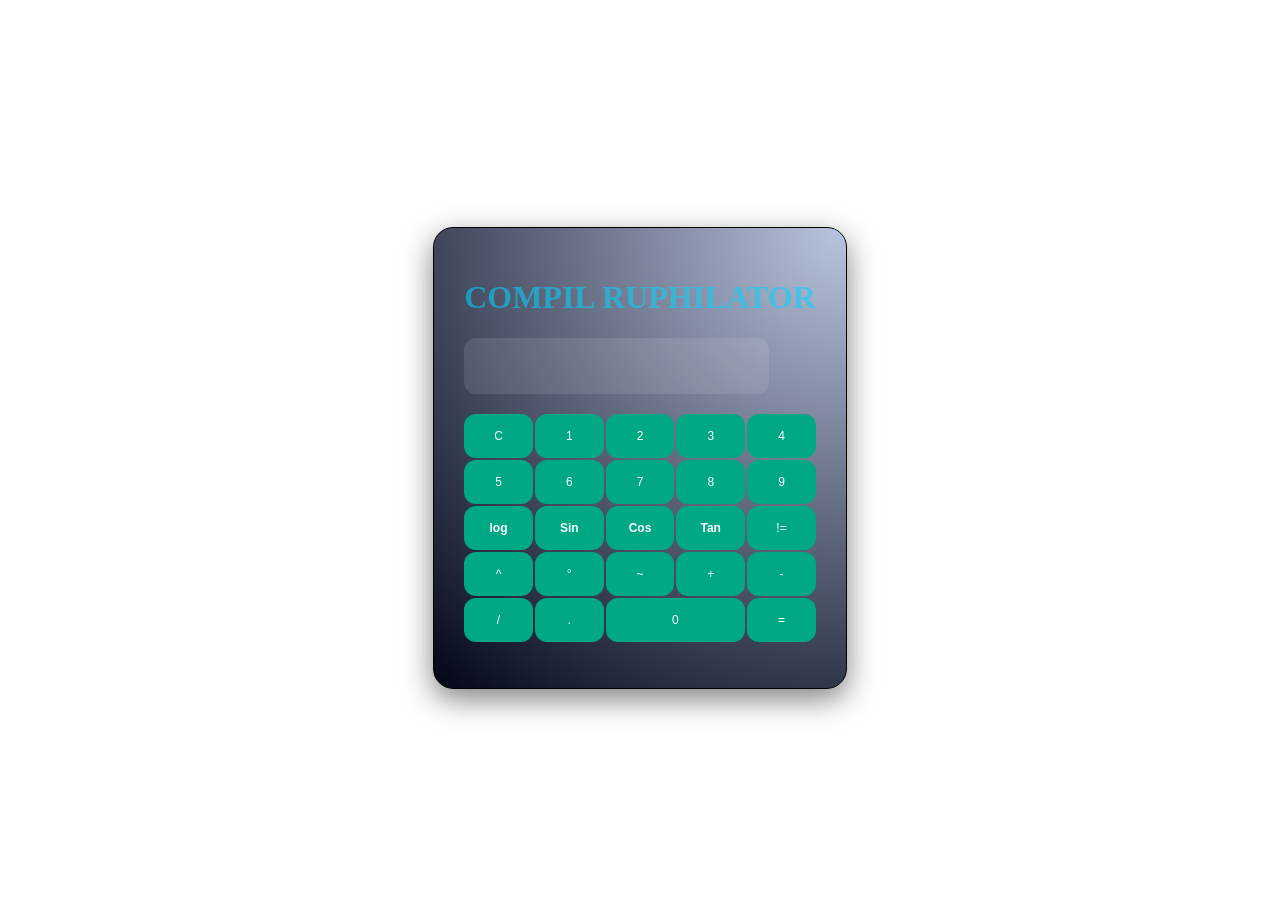
<file: public/script.html>
<!doctype html>
<html lang="fr">
  <head>
    <meta charset="UTF-8" />
    <meta name="viewport" content="width=device-width, initial-scale=1.0" />
    <title>MASUSU</title>
    <style>
      :root {
        --calc: #00a884;
        --clair: transparent;
      }
      body {
        background: rgba(0, 0, 0, 0);
        display: flex;
        justify-content: center;
        align-items: center;
        height: 100vh;
        font-style: normal;
      }
      h1 {
        color: rgba(0, 213, 255, 0.555);
      }

      .calculato {
        background: radial-gradient(circle at top right, #6981b977, #020617);

        height: 400px;
        padding: 30px;
        border-radius: 20px;
        box-shadow: 0 10px 30px rgba(0, 0, 0, 0.5);
        border: 1px solid;
      }
      .calculato:hover {
        transform: translateY(-20px);
      }
      button {
        padding: 15px;
        border-radius: 12px;
        border: none;
        background: var(--calc);
        color: white;
        font-size: 12px;
      }
      button:hover {
        background-color: transparent;
        transform: translateY(-2px);
      }
      .modules {
        font-weight: bold;
      }
      input {
        padding: 15px;
        border-radius: 12px;
        border: none;
        background-color: rgba(255, 255, 255, 0.1);
        color: white;
        font-size: 22px;
        text-align: right;
        margin-bottom: 20px; /* Crée un espace sous l'input */
      }
      .font {
        display: grid;
        grid-template-columns: repeat(5, 1fr); /* 4 colonnes de taille égale */
        gap: 2px; /* Espace de 10px entre chaque bouton */
      }
    </style>
  </head>
  <body>
    <div class="calculato">
      <h1>COMPIL RUPHILATOR</h1>
      <input type="number" id="input" />
      <div class="font">
        <button class="number">C</button>
        <button class="number">1</button>
        <button class="number">2</button>
        <button class="number">3</button>
        <button class="number">4</button>
        <button class="number">5</button>
        <button class="number">6</button>
        <button class="number">7</button>
        <button class="number">8</button>
        <button class="number">9</button>
        <button class="modules">log</button>
        <button class="modules">Sin</button>
        <button class="modules">Cos</button>
        <button class="modules">Tan</button>
        <button class="sign">!=</button>
        <button class="sign">^</button>
        <button class="sign">°</button>
        <button class="sign">~</button>
        <button class="sign">+</button>
        <button class="sign">-</button>
        <button class="sign">/</button>
        <button class="sign">.</button>
        <button style="grid-column: span 2">0</button>
        <button class="send">=</button>
      </div>
    </div>
  </body>
</html>
</file>
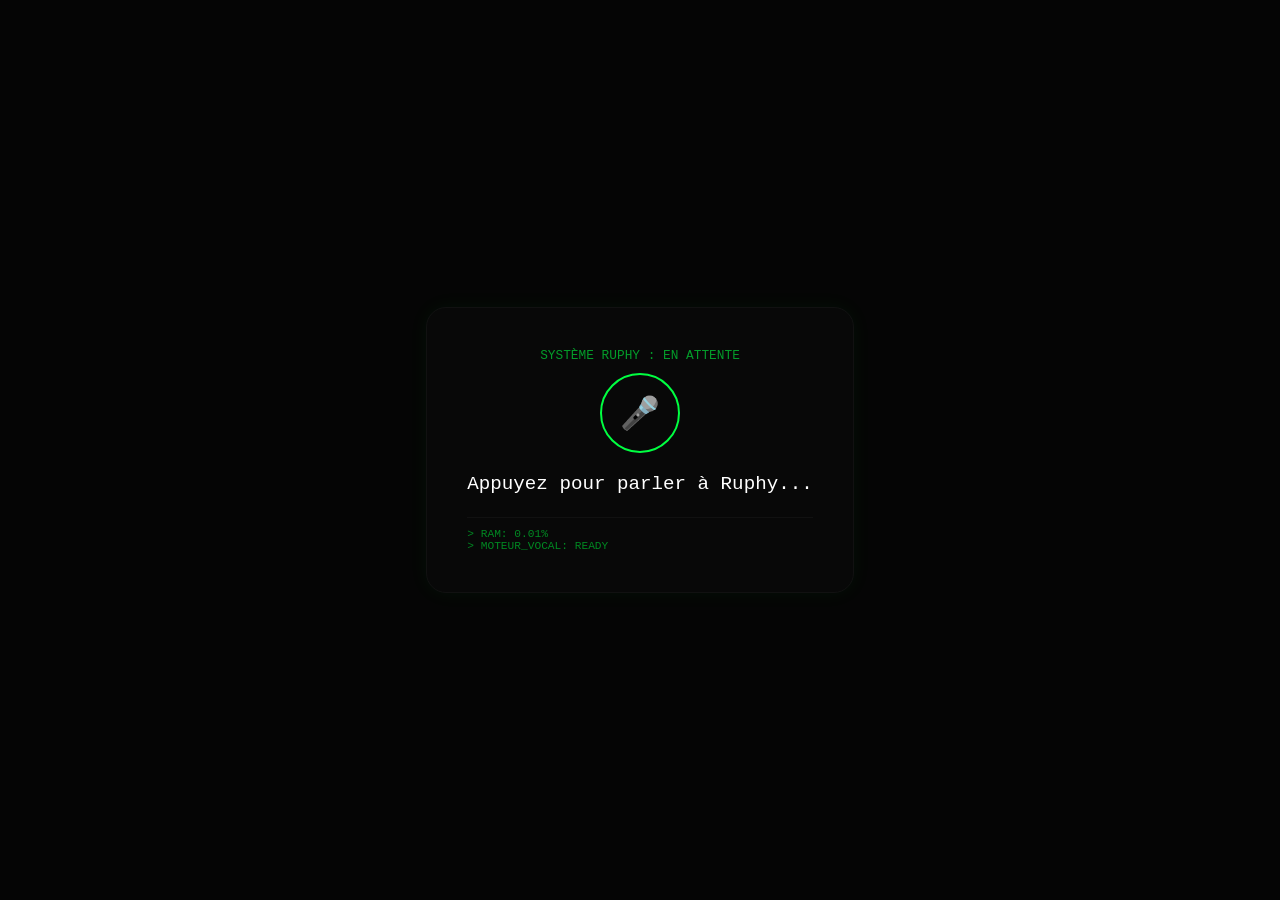
<file: public/voix.html>
<!doctype html>
<html lang="fr">
  <head>
    <meta charset="UTF-8" />
    <meta name="viewport" content="width=device-width, initial-scale=1.0" />
    <title>RUPHY - Voice Intelligence</title>
    <style>
      :root {
        --neon: #00ff41;
        --bg: #050505;
      }
      body {
        background: var(--bg);
        color: var(--neon);
        font-family: "Courier New", monospace;
        display: flex;
        flex-direction: column;
        align-items: center;
        justify-content: center;
        height: 100vh;
        margin: 0;
      }
      .vocal-core {
        text-align: center;
        border: 1px solid #111;
        padding: 40px;
        border-radius: 20px;
        background: #080808;
        box-shadow: 0 0 20px rgba(0, 255, 65, 0.05);
      }
      #micBtn {
        width: 80px;
        height: 80px;
        border-radius: 50%;
        border: 2px solid var(--neon);
        background: transparent;
        color: var(--neon);
        font-size: 2rem;
        cursor: pointer;
        transition: all 0.3s;
        margin-bottom: 20px;
      }
      #micBtn.listening {
        background: var(--neon);
        color: #000;
        box-shadow: 0 0 30px var(--neon);
        transform: scale(1.1);
      }
      #status {
        font-size: 0.8rem;
        margin-bottom: 10px;
        opacity: 0.6;
      }
      #transcript {
        font-size: 1.2rem;
        min-height: 1.5rem;
        margin-bottom: 20px;
        color: #fff;
      }
      .log-box {
        font-size: 0.7rem;
        color: #008822;
        text-align: left;
        border-top: 1px solid #111;
        padding-top: 10px;
        width: 100%;
      }
    </style>
  </head>
  <body>
    <div class="vocal-core">
      <div id="status">SYSTÈME RUPHY : EN ATTENTE</div>
      <button id="micBtn" onclick="toggleListen()">🎤</button>
      <div id="transcript">Appuyez pour parler à Ruphy...</div>

      <div class="log-box" id="logs">
        > RAM: 0.01% <br />
        > MOTEUR_VOCAL: READY
      </div>
    </div>

    <script>
      const micBtn = document.getElementById("micBtn");
      const transcriptDiv = document.getElementById("transcript");
      const statusDiv = document.getElementById("status");
      const logs = document.getElementById("logs");

      // 1. Configuration de la Voix de Ruphy (Sortie)
      function ruphyParle(msg) {
        const speech = new SpeechSynthesisUtterance(msg);
        speech.lang = "fr-FR";
        speech.pitch = 0.8; // Voix IA Pro
        speech.rate = 1.1;
        window.speechSynthesis.speak(speech);
      }

      // 2. Configuration de l'écoute (Entrée)
      const SpeechRecognition =
        window.SpeechRecognition || window.webkitSpeechRecognition;
      const recognition = SpeechRecognition ? new SpeechRecognition() : null;

      if (recognition) {
        recognition.lang = "fr-FR";
        recognition.continuous = false;

        recognition.onstart = () => {
          micBtn.classList.add("listening");
          statusDiv.innerText = "RUPHY ÉCOUTE...";
        };

        recognition.onresult = (event) => {
          let text = event.results[0][0].transcript;
          transcriptDiv.innerText = text;
          analyserCalcul(text);
        };

        recognition.onend = () => {
          micBtn.classList.remove("listening");
          statusDiv.innerText = "ANALYSE TERMINÉE";
        };
      }

      function toggleListen() {
        if (!recognition) return alert("Navigateur non compatible");
        recognition.start();
      }

      // 3. Le Cerveau Mathématique Vocal
      function analyserCalcul(phrase) {
        // Nettoyage pour le moteur de calcul (Pro Pro Pro)
        let calcul = phrase
          .toLowerCase()
          .replace(/plus/g, "+")
          .replace(/moins/g, "-")
          .replace(/fois/g, "*")
          .replace(/divisé par/g, "/")
          .replace(/[^0-9+\-*/().^e\s]/g, "");

        try {
          const res = eval(calcul.replace("^", "**"));
          logs.innerHTML += `<br>> CALCUL: ${calcul} = ${res}`;
          ruphyParle(`Maître Ruphin, le résultat est ${res}`);
        } catch (e) {
          ruphyParle("Désolé Maître, je n'ai pas compris l'opération.");
          logs.innerHTML += `<br>> ERREUR_SYNTAXE`;
        }
      }
    </script>
  </body>
</html>
</file>
